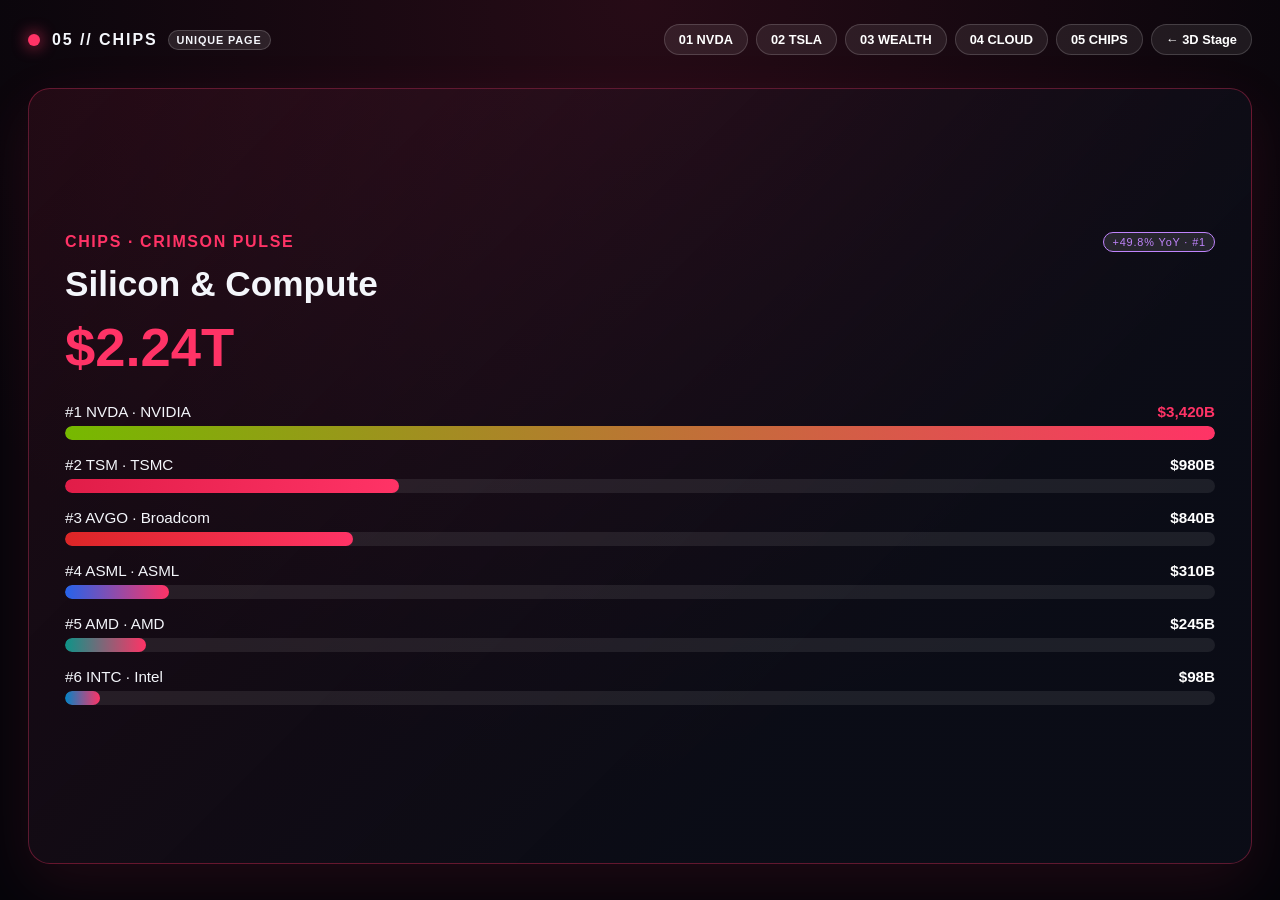
<file: chips.html>
<!DOCTYPE html>
<html lang="en">
<head>
  <meta charset="UTF-8" />
  <meta name="viewport" content="width=device-width, initial-scale=1.0" />
  <title>05 · CHIPS · Crimson Pulse</title>
  <link rel="stylesheet" href="style.css" />
  <style>
    body { overflow-y: auto; background: radial-gradient(circle at top, #ff336622 0%, #05050a 70%); }
    .wrap { width: 100%; min-height: 100vh; padding: 88px 28px 36px; display: flex; flex-direction: column; }
    .pill-link { text-decoration: none; color: #fff; padding: 7px 14px; border-radius: 999px; background: rgba(255,255,255,0.08); border: 1px solid rgba(255,255,255,0.16); font-size: 0.8rem; font-weight: 600; }
    .pill-link:hover { background: rgba(255,255,255,0.18); }
    .hero { background: linear-gradient(135deg, #ff336618 0%, rgba(12,14,24,0.88) 70%); border: 1px solid #ff336655; border-radius: 22px; padding: 36px; flex: 1; display: flex; flex-direction: column; justify-content: center; box-shadow: 0 20px 60px #ff33661a; }
    .hero-top { display: flex; justify-content: space-between; align-items: center; flex-wrap: wrap; gap: 12px; }
    .hero h2 { font-size: 2.2rem; margin: 12px 0 4px; }
    .big-val { font-size: 3.4rem; font-weight: 800; color: #ff3366; margin: 8px 0 24px; }
    .bar-row { margin-bottom: 16px; }
    .bar-meta { display: flex; justify-content: space-between; font-size: 0.95rem; margin-bottom: 6px; }
    .bar-track { height: 14px; border-radius: 999px; background: rgba(255,255,255,0.08); overflow: hidden; }
    .bar-fill { height: 100%; border-radius: 999px; width: 0%; transition: width 180s cubic-bezier(0.22, 1, 0.36, 1); }
  </style>
</head>
<body>
  <header class="hud-top">
    <div class="brand">
      <span class="brand-dot" style="background:#ff3366;box-shadow:0 0 16px #ff3366;"></span>
      <h1>05 // CHIPS <span class="badge">UNIQUE PAGE</span></h1>
    </div>
    <div style="display:flex;gap:8px;flex-wrap:wrap;pointer-events:auto;">
      <a href="/nvda" class="pill-link">01 NVDA</a> <a href="/tsla" class="pill-link">02 TSLA</a> <a href="/wealth" class="pill-link">03 WEALTH</a> <a href="/cloud" class="pill-link">04 CLOUD</a> <a href="/chips" class="pill-link">05 CHIPS</a>
      <a href="/" class="pill-link">← 3D Stage</a>
    </div>
  </header>
  <main class="wrap">
    <section class="hero">
      <div class="hero-top">
        <span style="color:#ff3366;font-weight:700;letter-spacing:0.1em;">CHIPS · CRIMSON PULSE</span>
        <span class="badge" style="border-color:#c084fc;color:#c084fc;">+49.8% YoY · #1</span>
      </div>
      <h2>Silicon & Compute</h2>
      <div class="big-val">$2.24T</div>
      <div class="bar-row">
          <div class="bar-meta"><span>#1 NVDA · NVIDIA</span><span style="color:#ff3366;font-weight:700">$3,420B</span></div>
          <div class="bar-track"><div class="bar-fill" data-pct="100" style="background:linear-gradient(90deg,#76b900,#ff3366)"></div></div>
        </div>
<div class="bar-row">
          <div class="bar-meta"><span>#2 TSM · TSMC</span><span style="color:#fff;font-weight:700">$980B</span></div>
          <div class="bar-track"><div class="bar-fill" data-pct="29" style="background:linear-gradient(90deg,#e11d48,#ff3366)"></div></div>
        </div>
<div class="bar-row">
          <div class="bar-meta"><span>#3 AVGO · Broadcom</span><span style="color:#fff;font-weight:700">$840B</span></div>
          <div class="bar-track"><div class="bar-fill" data-pct="25" style="background:linear-gradient(90deg,#dc2626,#ff3366)"></div></div>
        </div>
<div class="bar-row">
          <div class="bar-meta"><span>#4 ASML · ASML</span><span style="color:#fff;font-weight:700">$310B</span></div>
          <div class="bar-track"><div class="bar-fill" data-pct="9" style="background:linear-gradient(90deg,#2563eb,#ff3366)"></div></div>
        </div>
<div class="bar-row">
          <div class="bar-meta"><span>#5 AMD · AMD</span><span style="color:#fff;font-weight:700">$245B</span></div>
          <div class="bar-track"><div class="bar-fill" data-pct="7" style="background:linear-gradient(90deg,#0d9488,#ff3366)"></div></div>
        </div>
<div class="bar-row">
          <div class="bar-meta"><span>#6 INTC · Intel</span><span style="color:#fff;font-weight:700">$98B</span></div>
          <div class="bar-track"><div class="bar-fill" data-pct="3" style="background:linear-gradient(90deg,#0284c7,#ff3366)"></div></div>
        </div>
    </section>
  </main>
  <script>
    requestAnimationFrame(() => {
      document.querySelectorAll(".bar-fill").forEach((el) => { el.style.width = el.dataset.pct + "%"; });
    });
  </script>
</body>
</html>
</file>
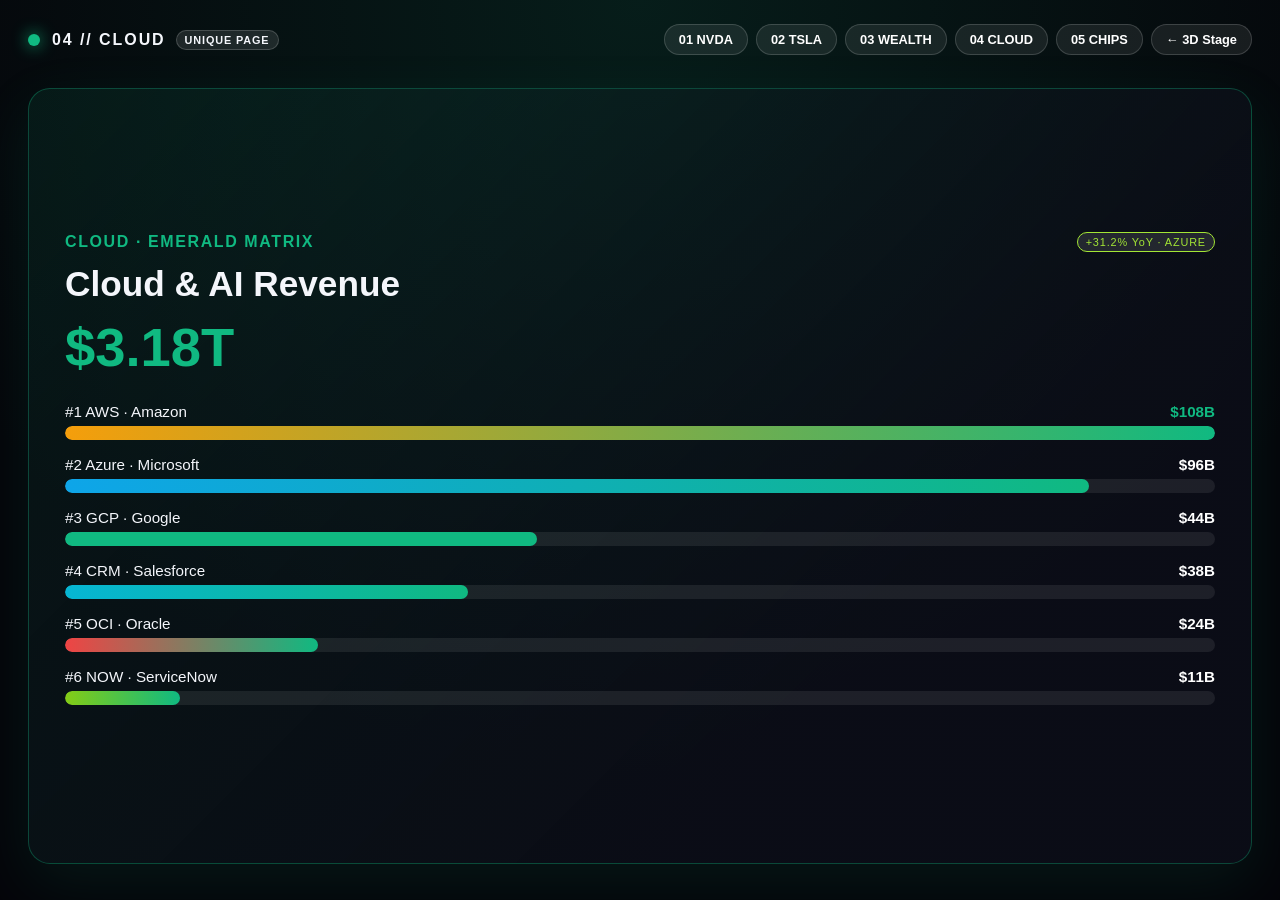
<file: cloud.html>
<!DOCTYPE html>
<html lang="en">
<head>
  <meta charset="UTF-8" />
  <meta name="viewport" content="width=device-width, initial-scale=1.0" />
  <title>04 · CLOUD · Emerald Matrix</title>
  <link rel="stylesheet" href="style.css" />
  <style>
    body { overflow-y: auto; background: radial-gradient(circle at top, #10b98122 0%, #05050a 70%); }
    .wrap { width: 100%; min-height: 100vh; padding: 88px 28px 36px; display: flex; flex-direction: column; }
    .pill-link { text-decoration: none; color: #fff; padding: 7px 14px; border-radius: 999px; background: rgba(255,255,255,0.08); border: 1px solid rgba(255,255,255,0.16); font-size: 0.8rem; font-weight: 600; }
    .pill-link:hover { background: rgba(255,255,255,0.18); }
    .hero { background: linear-gradient(135deg, #10b98118 0%, rgba(12,14,24,0.88) 70%); border: 1px solid #10b98155; border-radius: 22px; padding: 36px; flex: 1; display: flex; flex-direction: column; justify-content: center; box-shadow: 0 20px 60px #10b9811a; }
    .hero-top { display: flex; justify-content: space-between; align-items: center; flex-wrap: wrap; gap: 12px; }
    .hero h2 { font-size: 2.2rem; margin: 12px 0 4px; }
    .big-val { font-size: 3.4rem; font-weight: 800; color: #10b981; margin: 8px 0 24px; }
    .bar-row { margin-bottom: 16px; }
    .bar-meta { display: flex; justify-content: space-between; font-size: 0.95rem; margin-bottom: 6px; }
    .bar-track { height: 14px; border-radius: 999px; background: rgba(255,255,255,0.08); overflow: hidden; }
    .bar-fill { height: 100%; border-radius: 999px; width: 0%; transition: width 180s cubic-bezier(0.22, 1, 0.36, 1); }
  </style>
</head>
<body>
  <header class="hud-top">
    <div class="brand">
      <span class="brand-dot" style="background:#10b981;box-shadow:0 0 16px #10b981;"></span>
      <h1>04 // CLOUD <span class="badge">UNIQUE PAGE</span></h1>
    </div>
    <div style="display:flex;gap:8px;flex-wrap:wrap;pointer-events:auto;">
      <a href="/nvda" class="pill-link">01 NVDA</a> <a href="/tsla" class="pill-link">02 TSLA</a> <a href="/wealth" class="pill-link">03 WEALTH</a> <a href="/cloud" class="pill-link">04 CLOUD</a> <a href="/chips" class="pill-link">05 CHIPS</a>
      <a href="/" class="pill-link">← 3D Stage</a>
    </div>
  </header>
  <main class="wrap">
    <section class="hero">
      <div class="hero-top">
        <span style="color:#10b981;font-weight:700;letter-spacing:0.1em;">CLOUD · EMERALD MATRIX</span>
        <span class="badge" style="border-color:#a3e635;color:#a3e635;">+31.2% YoY · AZURE</span>
      </div>
      <h2>Cloud & AI Revenue</h2>
      <div class="big-val">$3.18T</div>
      <div class="bar-row">
          <div class="bar-meta"><span>#1 AWS · Amazon</span><span style="color:#10b981;font-weight:700">$108B</span></div>
          <div class="bar-track"><div class="bar-fill" data-pct="100" style="background:linear-gradient(90deg,#f59e0b,#10b981)"></div></div>
        </div>
<div class="bar-row">
          <div class="bar-meta"><span>#2 Azure · Microsoft</span><span style="color:#fff;font-weight:700">$96B</span></div>
          <div class="bar-track"><div class="bar-fill" data-pct="89" style="background:linear-gradient(90deg,#0ea5e9,#10b981)"></div></div>
        </div>
<div class="bar-row">
          <div class="bar-meta"><span>#3 GCP · Google</span><span style="color:#fff;font-weight:700">$44B</span></div>
          <div class="bar-track"><div class="bar-fill" data-pct="41" style="background:linear-gradient(90deg,#10b981,#10b981)"></div></div>
        </div>
<div class="bar-row">
          <div class="bar-meta"><span>#4 CRM · Salesforce</span><span style="color:#fff;font-weight:700">$38B</span></div>
          <div class="bar-track"><div class="bar-fill" data-pct="35" style="background:linear-gradient(90deg,#06b6d4,#10b981)"></div></div>
        </div>
<div class="bar-row">
          <div class="bar-meta"><span>#5 OCI · Oracle</span><span style="color:#fff;font-weight:700">$24B</span></div>
          <div class="bar-track"><div class="bar-fill" data-pct="22" style="background:linear-gradient(90deg,#ef4444,#10b981)"></div></div>
        </div>
<div class="bar-row">
          <div class="bar-meta"><span>#6 NOW · ServiceNow</span><span style="color:#fff;font-weight:700">$11B</span></div>
          <div class="bar-track"><div class="bar-fill" data-pct="10" style="background:linear-gradient(90deg,#84cc16,#10b981)"></div></div>
        </div>
    </section>
  </main>
  <script>
    requestAnimationFrame(() => {
      document.querySelectorAll(".bar-fill").forEach((el) => { el.style.width = el.dataset.pct + "%"; });
    });
  </script>
</body>
</html>
</file>
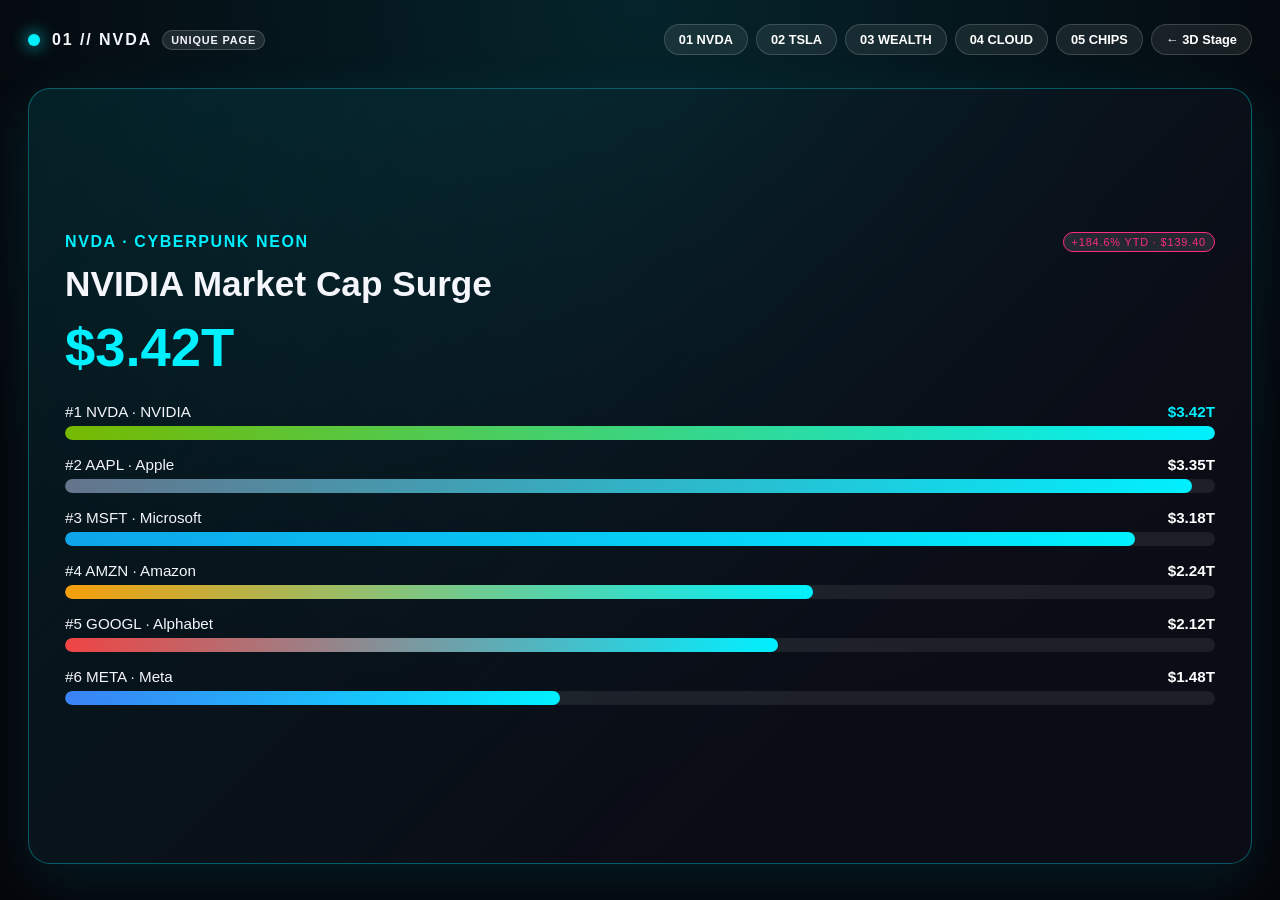
<file: nvda.html>
<!DOCTYPE html>
<html lang="en">
<head>
  <meta charset="UTF-8" />
  <meta name="viewport" content="width=device-width, initial-scale=1.0" />
  <title>01 · NVDA · Cyberpunk Neon</title>
  <link rel="stylesheet" href="style.css" />
  <style>
    body { overflow-y: auto; background: radial-gradient(circle at top, #00f0ff22 0%, #05050a 70%); }
    .wrap { width: 100%; min-height: 100vh; padding: 88px 28px 36px; display: flex; flex-direction: column; }
    .pill-link { text-decoration: none; color: #fff; padding: 7px 14px; border-radius: 999px; background: rgba(255,255,255,0.08); border: 1px solid rgba(255,255,255,0.16); font-size: 0.8rem; font-weight: 600; }
    .pill-link:hover { background: rgba(255,255,255,0.18); }
    .hero { background: linear-gradient(135deg, #00f0ff18 0%, rgba(12,14,24,0.88) 70%); border: 1px solid #00f0ff55; border-radius: 22px; padding: 36px; flex: 1; display: flex; flex-direction: column; justify-content: center; box-shadow: 0 20px 60px #00f0ff1a; }
    .hero-top { display: flex; justify-content: space-between; align-items: center; flex-wrap: wrap; gap: 12px; }
    .hero h2 { font-size: 2.2rem; margin: 12px 0 4px; }
    .big-val { font-size: 3.4rem; font-weight: 800; color: #00f0ff; margin: 8px 0 24px; }
    .bar-row { margin-bottom: 16px; }
    .bar-meta { display: flex; justify-content: space-between; font-size: 0.95rem; margin-bottom: 6px; }
    .bar-track { height: 14px; border-radius: 999px; background: rgba(255,255,255,0.08); overflow: hidden; }
    .bar-fill { height: 100%; border-radius: 999px; width: 0%; transition: width 180s cubic-bezier(0.22, 1, 0.36, 1); }
  </style>
</head>
<body>
  <header class="hud-top">
    <div class="brand">
      <span class="brand-dot" style="background:#00f0ff;box-shadow:0 0 16px #00f0ff;"></span>
      <h1>01 // NVDA <span class="badge">UNIQUE PAGE</span></h1>
    </div>
    <div style="display:flex;gap:8px;flex-wrap:wrap;pointer-events:auto;">
      <a href="/nvda" class="pill-link">01 NVDA</a> <a href="/tsla" class="pill-link">02 TSLA</a> <a href="/wealth" class="pill-link">03 WEALTH</a> <a href="/cloud" class="pill-link">04 CLOUD</a> <a href="/chips" class="pill-link">05 CHIPS</a>
      <a href="/" class="pill-link">← 3D Stage</a>
    </div>
  </header>
  <main class="wrap">
    <section class="hero">
      <div class="hero-top">
        <span style="color:#00f0ff;font-weight:700;letter-spacing:0.1em;">NVDA · CYBERPUNK NEON</span>
        <span class="badge" style="border-color:#ff2a85;color:#ff2a85;">+184.6% YTD · $139.40</span>
      </div>
      <h2>NVIDIA Market Cap Surge</h2>
      <div class="big-val">$3.42T</div>
      <div class="bar-row">
          <div class="bar-meta"><span>#1 NVDA · NVIDIA</span><span style="color:#00f0ff;font-weight:700">$3.42T</span></div>
          <div class="bar-track"><div class="bar-fill" data-pct="100" style="background:linear-gradient(90deg,#76b900,#00f0ff)"></div></div>
        </div>
<div class="bar-row">
          <div class="bar-meta"><span>#2 AAPL · Apple</span><span style="color:#fff;font-weight:700">$3.35T</span></div>
          <div class="bar-track"><div class="bar-fill" data-pct="98" style="background:linear-gradient(90deg,#64748b,#00f0ff)"></div></div>
        </div>
<div class="bar-row">
          <div class="bar-meta"><span>#3 MSFT · Microsoft</span><span style="color:#fff;font-weight:700">$3.18T</span></div>
          <div class="bar-track"><div class="bar-fill" data-pct="93" style="background:linear-gradient(90deg,#0ea5e9,#00f0ff)"></div></div>
        </div>
<div class="bar-row">
          <div class="bar-meta"><span>#4 AMZN · Amazon</span><span style="color:#fff;font-weight:700">$2.24T</span></div>
          <div class="bar-track"><div class="bar-fill" data-pct="65" style="background:linear-gradient(90deg,#f59e0b,#00f0ff)"></div></div>
        </div>
<div class="bar-row">
          <div class="bar-meta"><span>#5 GOOGL · Alphabet</span><span style="color:#fff;font-weight:700">$2.12T</span></div>
          <div class="bar-track"><div class="bar-fill" data-pct="62" style="background:linear-gradient(90deg,#ef4444,#00f0ff)"></div></div>
        </div>
<div class="bar-row">
          <div class="bar-meta"><span>#6 META · Meta</span><span style="color:#fff;font-weight:700">$1.48T</span></div>
          <div class="bar-track"><div class="bar-fill" data-pct="43" style="background:linear-gradient(90deg,#3b82f6,#00f0ff)"></div></div>
        </div>
    </section>
  </main>
  <script>
    requestAnimationFrame(() => {
      document.querySelectorAll(".bar-fill").forEach((el) => { el.style.width = el.dataset.pct + "%"; });
    });
  </script>
</body>
</html>
</file>
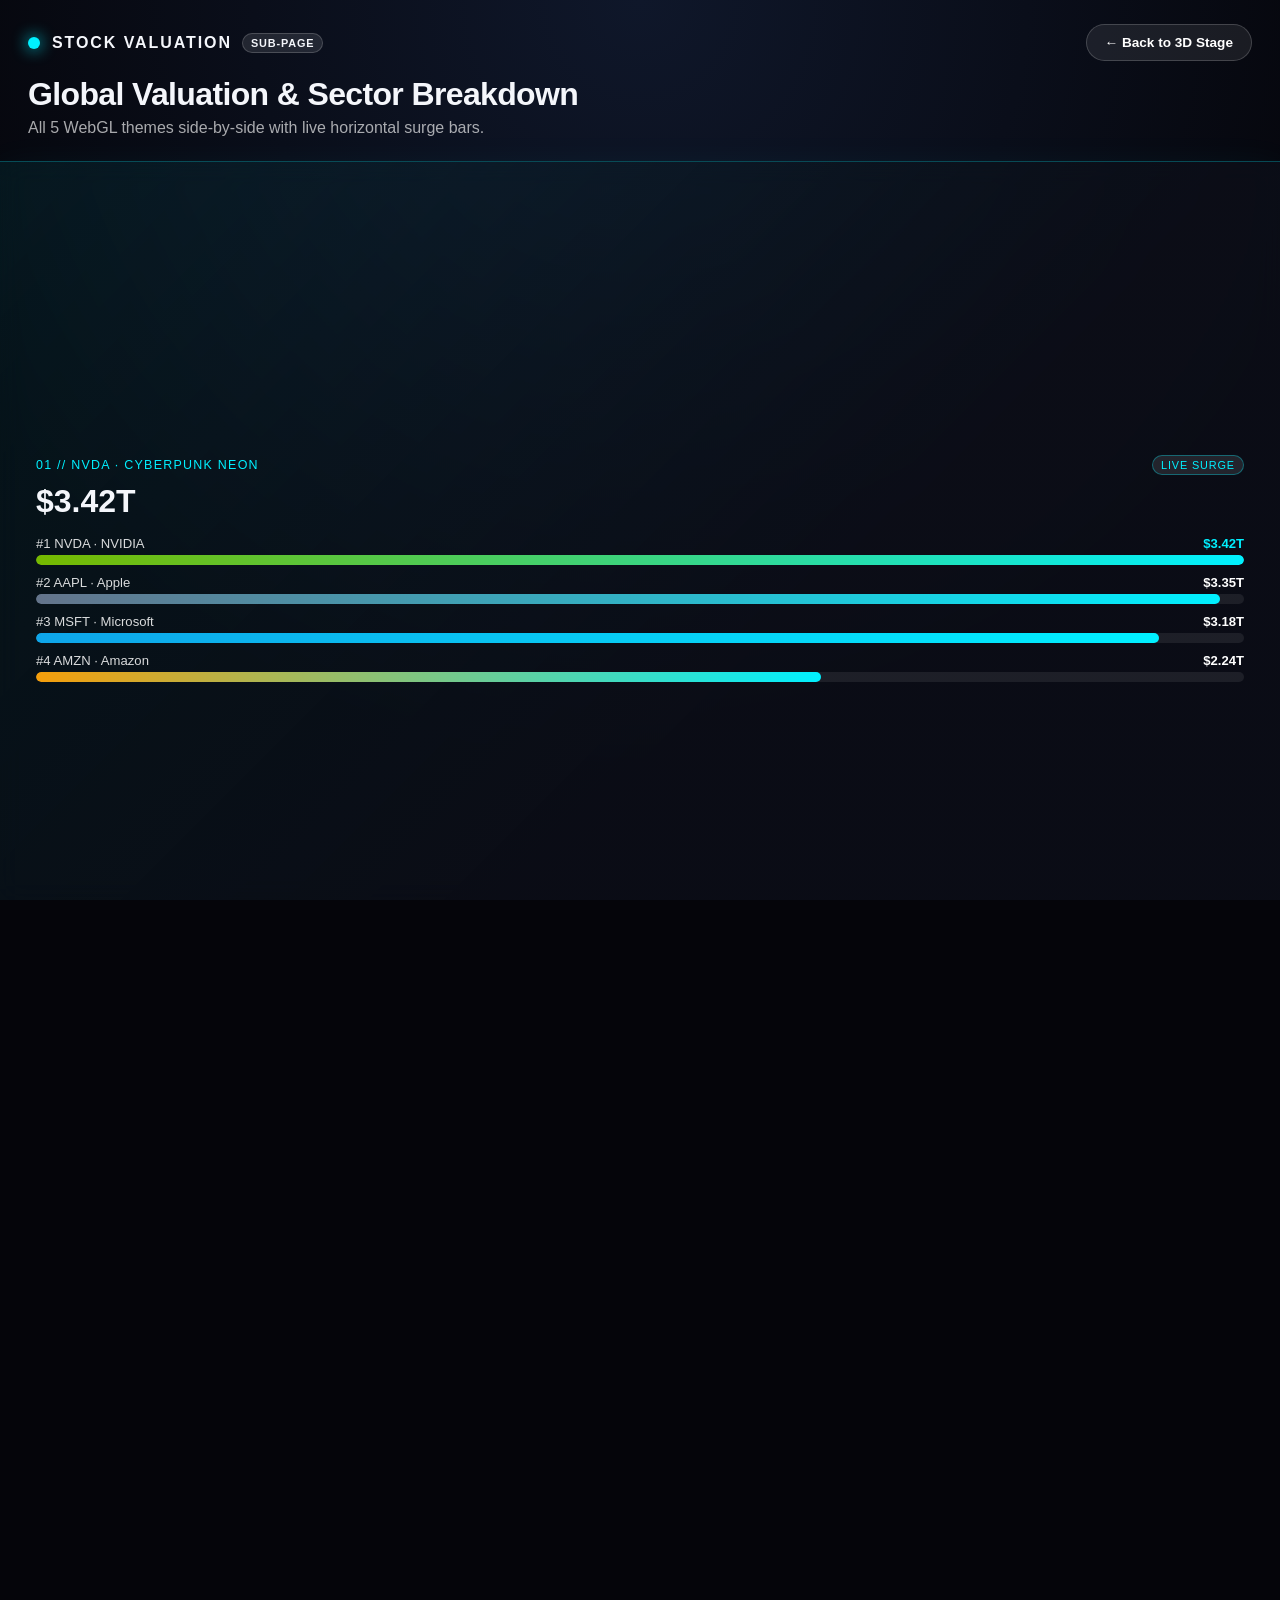
<file: race.html>
<!DOCTYPE html>
<html lang="en">
<head>
  <meta charset="UTF-8" />
  <meta name="viewport" content="width=device-width, initial-scale=1.0" />
  <title>Live Valuation Race — Sub-Page</title>
  <link rel="stylesheet" href="style.css" />
  <style>
    body {
      overflow-y: auto;
      background: radial-gradient(circle at top, #0f172a 0%, #05050a 70%);
    }
    .subpage-wrap {
      width: 100%;
      min-height: 100vh;
      padding: 76px 0 0;
    }
    .subpage-header {
      display: flex;
      justify-content: space-between;
      align-items: flex-end;
      flex-wrap: wrap;
      gap: 16px;
      padding: 0 28px 24px;
    }
    .subpage-header h2 {
      font-size: 2rem;
      letter-spacing: -0.02em;
    }
    .subpage-header p {
      color: rgba(255, 255, 255, 0.65);
      margin-top: 6px;
    }
    .back-link {
      pointer-events: auto;
      text-decoration: none;
      color: #fff;
      padding: 10px 18px;
      border-radius: 999px;
      background: rgba(255, 255, 255, 0.08);
      border: 1px solid rgba(255, 255, 255, 0.18);
      font-size: 0.85rem;
      font-weight: 600;
      transition: background 0.2s ease, transform 0.2s ease;
    }
    .back-link:hover {
      background: rgba(255, 255, 255, 0.16);
      transform: translateY(-1px);
    }
    .grid {
      display: grid;
      grid-template-columns: 1fr;
      gap: 0;
    }
    .panel {
      background: rgba(12, 14, 24, 0.72);
      border-top: 1px solid rgba(255, 255, 255, 0.12);
      border-bottom: 1px solid rgba(255, 255, 255, 0.12);
      border-left: none;
      border-right: none;
      border-radius: 0;
      padding: 40px 36px;
      backdrop-filter: blur(12px);
      width: 100%;
      min-height: calc(100vh - 76px);
      display: flex;
      flex-direction: column;
      justify-content: center;
    }
    .panel-title {
      font-size: 0.78rem;
      letter-spacing: 0.1em;
      text-transform: uppercase;
      margin-bottom: 6px;
    }
    .panel-val {
      font-size: 2rem;
      font-weight: 800;
      margin-bottom: 16px;
    }
    .bar-row {
      margin-bottom: 10px;
    }
    .bar-meta {
      display: flex;
      justify-content: space-between;
      font-size: 0.82rem;
      margin-bottom: 4px;
      color: rgba(255, 255, 255, 0.85);
    }
    .bar-track {
      height: 10px;
      border-radius: 999px;
      background: rgba(255, 255, 255, 0.08);
      overflow: hidden;
    }
    .bar-fill {
      height: 100%;
      border-radius: 999px;
      width: 0%;
      transition: width 180s cubic-bezier(0.22, 1, 0.36, 1);
    }
  </style>
</head>
<body>
  <header class="hud-top">
    <div class="brand">
      <span class="brand-dot" style="background:#00f0ff;box-shadow:0 0 16px #00f0ff;"></span>
      <h1>STOCK VALUATION <span class="badge">SUB-PAGE</span></h1>
    </div>
    <a href="/" class="back-link">← Back to 3D Stage</a>
  </header>

  <main class="subpage-wrap">
    <div class="subpage-header">
      <div>
        <h2>Global Valuation &amp; Sector Breakdown</h2>
        <p>All 5 WebGL themes side-by-side with live horizontal surge bars.</p>
      </div>
    </div>
    <section class="grid" id="sector-grid"></section>
  </main>

  <script>
    const SECTORS = [
      {
        title: 'NVDA · Cyberpunk Neon',
        value: '$3.42T',
        accent: '#00f0ff',
        rows: [
          { label: 'NVDA · NVIDIA', pct: 100, val: '$3.42T', color: '#76b900' },
          { label: 'AAPL · Apple', pct: 98, val: '$3.35T', color: '#64748b' },
          { label: 'MSFT · Microsoft', pct: 93, val: '$3.18T', color: '#0ea5e9' },
          { label: 'AMZN · Amazon', pct: 65, val: '$2.24T', color: '#f59e0b' },
        ],
      },
      {
        title: 'TSLA · Solaris Gold',
        value: '$1.12T',
        accent: '#ffb703',
        rows: [
          { label: 'TSLA · Tesla', pct: 100, val: '$1,120B', color: '#e11d48' },
          { label: 'TM · Toyota', pct: 22, val: '$245B', color: '#ea580c' },
          { label: 'BYD · BYD Auto', pct: 11, val: '$118B', color: '#0284c7' },
          { label: 'RACE · Ferrari', pct: 8, val: '$84B', color: '#dc2626' },
        ],
      },
      {
        title: 'WEALTH · Abyssal Ocean',
        value: '$1,156B',
        accent: '#38bdf8',
        rows: [
          { label: 'Elon Musk · TSLA', pct: 100, val: '$1,156B', color: '#dc2626' },
          { label: 'Larry Page · GOOG', pct: 25, val: '$291B', color: '#2563eb' },
          { label: 'Sergey Brin · GOOG', pct: 23, val: '$268B', color: '#1d4ed8' },
          { label: 'Jeff Bezos · AMZN', pct: 22, val: '$249B', color: '#7c3aed' },
        ],
      },
      {
        title: 'CLOUD · Emerald Matrix',
        value: '$3.18T',
        accent: '#10b981',
        rows: [
          { label: 'AWS · Amazon', pct: 100, val: '$108B', color: '#f59e0b' },
          { label: 'Azure · Microsoft', pct: 89, val: '$96B', color: '#0ea5e9' },
          { label: 'GCP · Google', pct: 41, val: '$44B', color: '#10b981' },
          { label: 'CRM · Salesforce', pct: 35, val: '$38B', color: '#06b6d4' },
        ],
      },
      {
        title: 'CHIPS · Crimson Pulse',
        value: '$2.24T',
        accent: '#ff3366',
        rows: [
          { label: 'NVDA · NVIDIA', pct: 100, val: '$3,420B', color: '#76b900' },
          { label: 'TSM · TSMC', pct: 29, val: '$980B', color: '#e11d48' },
          { label: 'AVGO · Broadcom', pct: 25, val: '$840B', color: '#dc2626' },
          { label: 'ASML · ASML', pct: 9, val: '$310B', color: '#2563eb' },
        ],
      },
    ];

    const grid = document.getElementById('sector-grid');
    SECTORS.forEach((s, idx) => {
      const card = document.createElement('article');
      card.className = 'panel';
      card.style.borderColor = `${s.accent}44`;
      card.style.background = `linear-gradient(135deg, ${s.accent}12 0%, rgba(12, 14, 24, 0.85) 60%)`;
      card.style.boxShadow = `0 12px 40px ${s.accent}14`;
      card.innerHTML = `
        <div style="display:flex;justify-content:space-between;align-items:center;margin-bottom:8px;">
          <div class="panel-title" style="color:${s.accent};margin:0;">0${idx + 1} // ${s.title}</div>
          <span class="badge" style="border-color:${s.accent}55;color:${s.accent};">LIVE SURGE</span>
        </div>
        <div class="panel-val">${s.value}</div>
        ${s.rows
          .map(
            (r, rIdx) => `
          <div class="bar-row">
            <div class="bar-meta"><span>#${rIdx + 1} ${r.label}</span><span style="font-weight:700;color:${rIdx === 0 ? s.accent : '#fff'}">${r.val}</span></div>
            <div class="bar-track"><div class="bar-fill" data-pct="${r.pct}" style="background:linear-gradient(90deg, ${r.color}, ${s.accent})"></div></div>
          </div>`
          )
          .join('')}
      `;
      grid.appendChild(card);
    });

    requestAnimationFrame(() => {
      document.querySelectorAll('.bar-fill').forEach((el) => {
        el.style.width = el.dataset.pct + '%';
      });
    });
  </script>
</body>
</html>
</file>
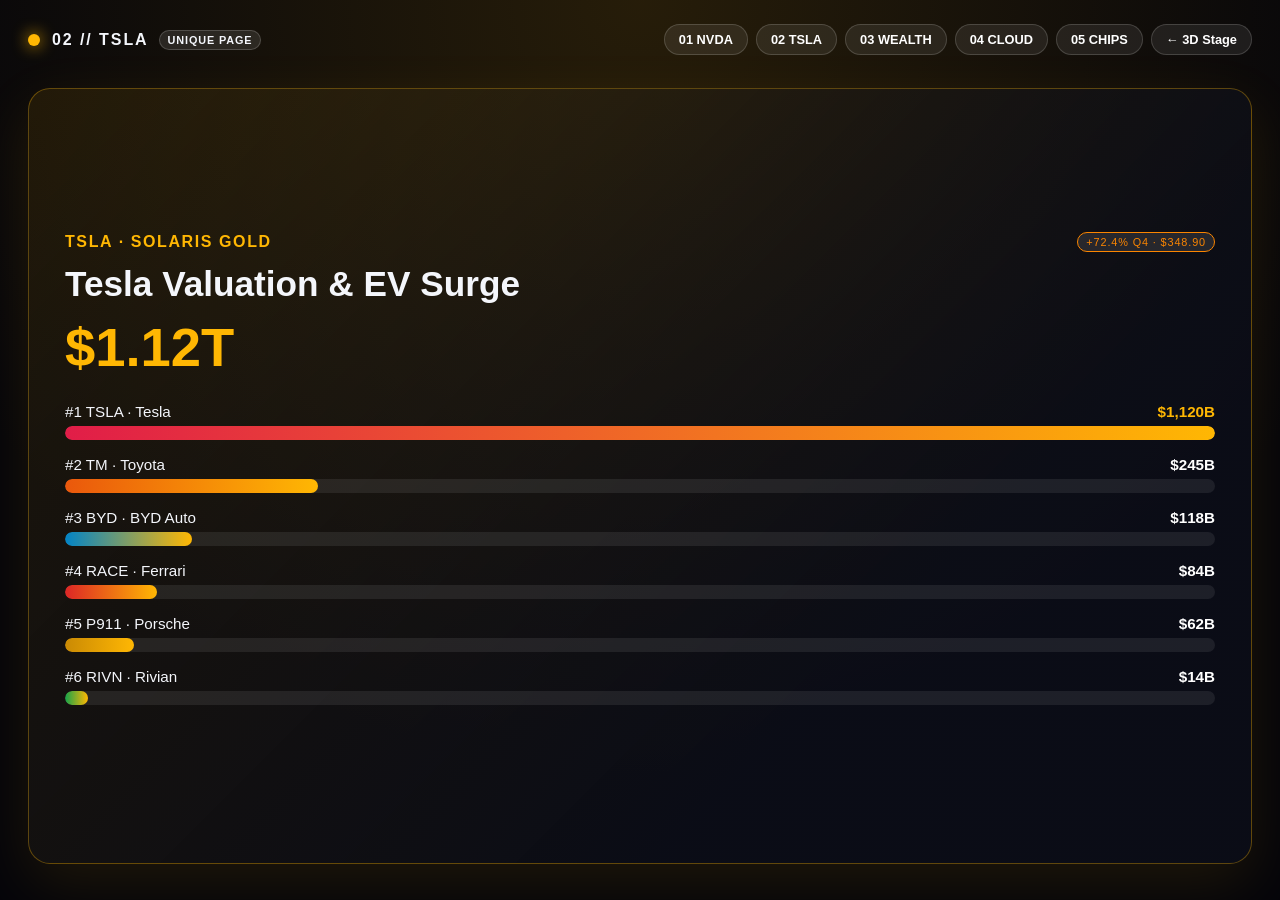
<file: tsla.html>
<!DOCTYPE html>
<html lang="en">
<head>
  <meta charset="UTF-8" />
  <meta name="viewport" content="width=device-width, initial-scale=1.0" />
  <title>02 · TSLA · Solaris Gold</title>
  <link rel="stylesheet" href="style.css" />
  <style>
    body { overflow-y: auto; background: radial-gradient(circle at top, #ffb70322 0%, #05050a 70%); }
    .wrap { width: 100%; min-height: 100vh; padding: 88px 28px 36px; display: flex; flex-direction: column; }
    .pill-link { text-decoration: none; color: #fff; padding: 7px 14px; border-radius: 999px; background: rgba(255,255,255,0.08); border: 1px solid rgba(255,255,255,0.16); font-size: 0.8rem; font-weight: 600; }
    .pill-link:hover { background: rgba(255,255,255,0.18); }
    .hero { background: linear-gradient(135deg, #ffb70318 0%, rgba(12,14,24,0.88) 70%); border: 1px solid #ffb70355; border-radius: 22px; padding: 36px; flex: 1; display: flex; flex-direction: column; justify-content: center; box-shadow: 0 20px 60px #ffb7031a; }
    .hero-top { display: flex; justify-content: space-between; align-items: center; flex-wrap: wrap; gap: 12px; }
    .hero h2 { font-size: 2.2rem; margin: 12px 0 4px; }
    .big-val { font-size: 3.4rem; font-weight: 800; color: #ffb703; margin: 8px 0 24px; }
    .bar-row { margin-bottom: 16px; }
    .bar-meta { display: flex; justify-content: space-between; font-size: 0.95rem; margin-bottom: 6px; }
    .bar-track { height: 14px; border-radius: 999px; background: rgba(255,255,255,0.08); overflow: hidden; }
    .bar-fill { height: 100%; border-radius: 999px; width: 0%; transition: width 180s cubic-bezier(0.22, 1, 0.36, 1); }
  </style>
</head>
<body>
  <header class="hud-top">
    <div class="brand">
      <span class="brand-dot" style="background:#ffb703;box-shadow:0 0 16px #ffb703;"></span>
      <h1>02 // TSLA <span class="badge">UNIQUE PAGE</span></h1>
    </div>
    <div style="display:flex;gap:8px;flex-wrap:wrap;pointer-events:auto;">
      <a href="/nvda" class="pill-link">01 NVDA</a> <a href="/tsla" class="pill-link">02 TSLA</a> <a href="/wealth" class="pill-link">03 WEALTH</a> <a href="/cloud" class="pill-link">04 CLOUD</a> <a href="/chips" class="pill-link">05 CHIPS</a>
      <a href="/" class="pill-link">← 3D Stage</a>
    </div>
  </header>
  <main class="wrap">
    <section class="hero">
      <div class="hero-top">
        <span style="color:#ffb703;font-weight:700;letter-spacing:0.1em;">TSLA · SOLARIS GOLD</span>
        <span class="badge" style="border-color:#fb8500;color:#fb8500;">+72.4% Q4 · $348.90</span>
      </div>
      <h2>Tesla Valuation & EV Surge</h2>
      <div class="big-val">$1.12T</div>
      <div class="bar-row">
          <div class="bar-meta"><span>#1 TSLA · Tesla</span><span style="color:#ffb703;font-weight:700">$1,120B</span></div>
          <div class="bar-track"><div class="bar-fill" data-pct="100" style="background:linear-gradient(90deg,#e11d48,#ffb703)"></div></div>
        </div>
<div class="bar-row">
          <div class="bar-meta"><span>#2 TM · Toyota</span><span style="color:#fff;font-weight:700">$245B</span></div>
          <div class="bar-track"><div class="bar-fill" data-pct="22" style="background:linear-gradient(90deg,#ea580c,#ffb703)"></div></div>
        </div>
<div class="bar-row">
          <div class="bar-meta"><span>#3 BYD · BYD Auto</span><span style="color:#fff;font-weight:700">$118B</span></div>
          <div class="bar-track"><div class="bar-fill" data-pct="11" style="background:linear-gradient(90deg,#0284c7,#ffb703)"></div></div>
        </div>
<div class="bar-row">
          <div class="bar-meta"><span>#4 RACE · Ferrari</span><span style="color:#fff;font-weight:700">$84B</span></div>
          <div class="bar-track"><div class="bar-fill" data-pct="8" style="background:linear-gradient(90deg,#dc2626,#ffb703)"></div></div>
        </div>
<div class="bar-row">
          <div class="bar-meta"><span>#5 P911 · Porsche</span><span style="color:#fff;font-weight:700">$62B</span></div>
          <div class="bar-track"><div class="bar-fill" data-pct="6" style="background:linear-gradient(90deg,#ca8a04,#ffb703)"></div></div>
        </div>
<div class="bar-row">
          <div class="bar-meta"><span>#6 RIVN · Rivian</span><span style="color:#fff;font-weight:700">$14B</span></div>
          <div class="bar-track"><div class="bar-fill" data-pct="2" style="background:linear-gradient(90deg,#16a34a,#ffb703)"></div></div>
        </div>
    </section>
  </main>
  <script>
    requestAnimationFrame(() => {
      document.querySelectorAll(".bar-fill").forEach((el) => { el.style.width = el.dataset.pct + "%"; });
    });
  </script>
</body>
</html>
</file>
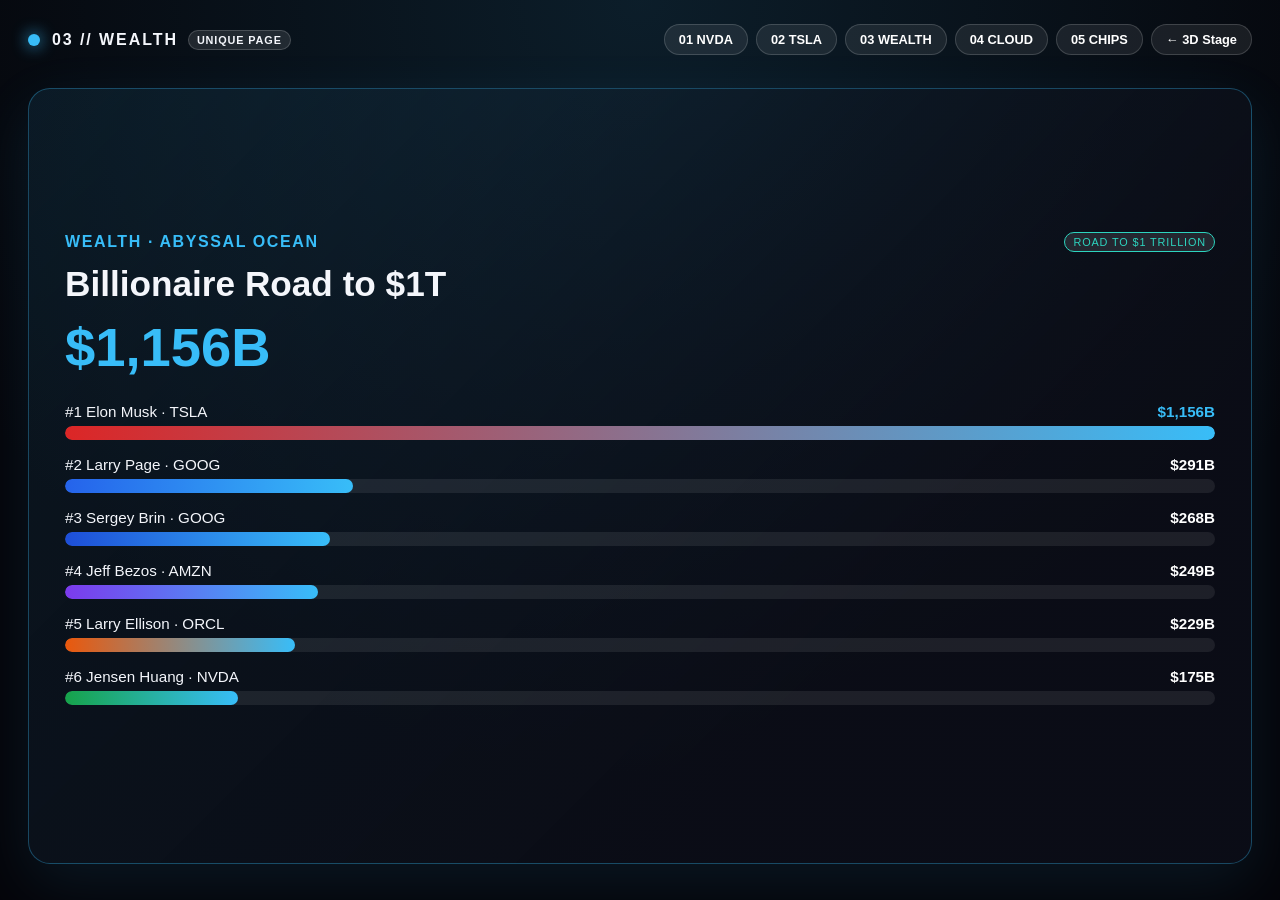
<file: wealth.html>
<!DOCTYPE html>
<html lang="en">
<head>
  <meta charset="UTF-8" />
  <meta name="viewport" content="width=device-width, initial-scale=1.0" />
  <title>03 · WEALTH · Abyssal Ocean</title>
  <link rel="stylesheet" href="style.css" />
  <style>
    body { overflow-y: auto; background: radial-gradient(circle at top, #38bdf822 0%, #05050a 70%); }
    .wrap { width: 100%; min-height: 100vh; padding: 88px 28px 36px; display: flex; flex-direction: column; }
    .pill-link { text-decoration: none; color: #fff; padding: 7px 14px; border-radius: 999px; background: rgba(255,255,255,0.08); border: 1px solid rgba(255,255,255,0.16); font-size: 0.8rem; font-weight: 600; }
    .pill-link:hover { background: rgba(255,255,255,0.18); }
    .hero { background: linear-gradient(135deg, #38bdf818 0%, rgba(12,14,24,0.88) 70%); border: 1px solid #38bdf855; border-radius: 22px; padding: 36px; flex: 1; display: flex; flex-direction: column; justify-content: center; box-shadow: 0 20px 60px #38bdf81a; }
    .hero-top { display: flex; justify-content: space-between; align-items: center; flex-wrap: wrap; gap: 12px; }
    .hero h2 { font-size: 2.2rem; margin: 12px 0 4px; }
    .big-val { font-size: 3.4rem; font-weight: 800; color: #38bdf8; margin: 8px 0 24px; }
    .bar-row { margin-bottom: 16px; }
    .bar-meta { display: flex; justify-content: space-between; font-size: 0.95rem; margin-bottom: 6px; }
    .bar-track { height: 14px; border-radius: 999px; background: rgba(255,255,255,0.08); overflow: hidden; }
    .bar-fill { height: 100%; border-radius: 999px; width: 0%; transition: width 180s cubic-bezier(0.22, 1, 0.36, 1); }
  </style>
</head>
<body>
  <header class="hud-top">
    <div class="brand">
      <span class="brand-dot" style="background:#38bdf8;box-shadow:0 0 16px #38bdf8;"></span>
      <h1>03 // WEALTH <span class="badge">UNIQUE PAGE</span></h1>
    </div>
    <div style="display:flex;gap:8px;flex-wrap:wrap;pointer-events:auto;">
      <a href="/nvda" class="pill-link">01 NVDA</a> <a href="/tsla" class="pill-link">02 TSLA</a> <a href="/wealth" class="pill-link">03 WEALTH</a> <a href="/cloud" class="pill-link">04 CLOUD</a> <a href="/chips" class="pill-link">05 CHIPS</a>
      <a href="/" class="pill-link">← 3D Stage</a>
    </div>
  </header>
  <main class="wrap">
    <section class="hero">
      <div class="hero-top">
        <span style="color:#38bdf8;font-weight:700;letter-spacing:0.1em;">WEALTH · ABYSSAL OCEAN</span>
        <span class="badge" style="border-color:#2dd4bf;color:#2dd4bf;">ROAD TO $1 TRILLION</span>
      </div>
      <h2>Billionaire Road to $1T</h2>
      <div class="big-val">$1,156B</div>
      <div class="bar-row">
          <div class="bar-meta"><span>#1 Elon Musk · TSLA</span><span style="color:#38bdf8;font-weight:700">$1,156B</span></div>
          <div class="bar-track"><div class="bar-fill" data-pct="100" style="background:linear-gradient(90deg,#dc2626,#38bdf8)"></div></div>
        </div>
<div class="bar-row">
          <div class="bar-meta"><span>#2 Larry Page · GOOG</span><span style="color:#fff;font-weight:700">$291B</span></div>
          <div class="bar-track"><div class="bar-fill" data-pct="25" style="background:linear-gradient(90deg,#2563eb,#38bdf8)"></div></div>
        </div>
<div class="bar-row">
          <div class="bar-meta"><span>#3 Sergey Brin · GOOG</span><span style="color:#fff;font-weight:700">$268B</span></div>
          <div class="bar-track"><div class="bar-fill" data-pct="23" style="background:linear-gradient(90deg,#1d4ed8,#38bdf8)"></div></div>
        </div>
<div class="bar-row">
          <div class="bar-meta"><span>#4 Jeff Bezos · AMZN</span><span style="color:#fff;font-weight:700">$249B</span></div>
          <div class="bar-track"><div class="bar-fill" data-pct="22" style="background:linear-gradient(90deg,#7c3aed,#38bdf8)"></div></div>
        </div>
<div class="bar-row">
          <div class="bar-meta"><span>#5 Larry Ellison · ORCL</span><span style="color:#fff;font-weight:700">$229B</span></div>
          <div class="bar-track"><div class="bar-fill" data-pct="20" style="background:linear-gradient(90deg,#ea580c,#38bdf8)"></div></div>
        </div>
<div class="bar-row">
          <div class="bar-meta"><span>#6 Jensen Huang · NVDA</span><span style="color:#fff;font-weight:700">$175B</span></div>
          <div class="bar-track"><div class="bar-fill" data-pct="15" style="background:linear-gradient(90deg,#16a34a,#38bdf8)"></div></div>
        </div>
    </section>
  </main>
  <script>
    requestAnimationFrame(() => {
      document.querySelectorAll(".bar-fill").forEach((el) => { el.style.width = el.dataset.pct + "%"; });
    });
  </script>
</body>
</html>
</file>
<file: style.css>
* {
  box-sizing: border-box;
  margin: 0;
  padding: 0;
}

html,
body {
  width: 100%;
  height: 100%;
  overflow: hidden;
  background: #05050a;
  color: #f4f6fb;
  font-family: 'Inter', -apple-system, BlinkMacSystemFont, 'Segoe UI', Roboto, sans-serif;
  user-select: none;
  -webkit-font-smoothing: antialiased;
}

#webgl-canvas {
  position: fixed;
  inset: 0;
  width: 100%;
  height: 100%;
  display: block;
  cursor: grab;
}

#webgl-canvas:active {
  cursor: grabbing;
}

.hud-top {
  position: fixed;
  top: 24px;
  left: 28px;
  right: 28px;
  display: flex;
  justify-content: space-between;
  align-items: center;
  pointer-events: none;
  z-index: 10;
}

.brand {
  display: flex;
  align-items: center;
  gap: 12px;
}

.brand-dot {
  width: 12px;
  height: 12px;
  border-radius: 50%;
  background: #00f0ff;
  box-shadow: 0 0 16px #00f0ff;
  transition: background 0.4s ease, box-shadow 0.4s ease;
}

.brand h1 {
  font-size: 1rem;
  font-weight: 700;
  letter-spacing: 0.12em;
  display: flex;
  align-items: center;
  gap: 10px;
}

.badge {
  font-size: 0.68rem;
  padding: 3px 8px;
  border-radius: 999px;
  background: rgba(255, 255, 255, 0.1);
  border: 1px solid rgba(255, 255, 255, 0.18);
  letter-spacing: 0.08em;
}

.theme-pill {
  padding: 8px 16px;
  border-radius: 999px;
  background: rgba(12, 14, 24, 0.65);
  border: 1px solid rgba(255, 255, 255, 0.14);
  backdrop-filter: blur(12px);
  font-size: 0.85rem;
  font-weight: 500;
  letter-spacing: 0.03em;
  transition: border-color 0.4s ease, color 0.4s ease;
}

.hud-bottom {
  position: fixed;
  bottom: 42px;
  left: 50%;
  transform: translateX(-50%);
  display: flex;
  align-items: center;
  gap: 18px;
  z-index: 10;
}

.nav-btn {
  width: 44px;
  height: 44px;
  border-radius: 50%;
  border: 1px solid rgba(255, 255, 255, 0.18);
  background: rgba(12, 14, 24, 0.7);
  color: #fff;
  font-size: 1.1rem;
  cursor: pointer;
  backdrop-filter: blur(10px);
  transition: transform 0.2s ease, background 0.2s ease, border-color 0.2s ease;
}

.nav-btn:hover {
  transform: scale(1.08);
  background: rgba(255, 255, 255, 0.14);
  border-color: rgba(255, 255, 255, 0.4);
}

.dots {
  display: flex;
  gap: 10px;
  padding: 10px 16px;
  border-radius: 999px;
  background: rgba(12, 14, 24, 0.65);
  border: 1px solid rgba(255, 255, 255, 0.12);
  backdrop-filter: blur(10px);
}

.dot {
  width: 10px;
  height: 10px;
  border-radius: 50%;
  background: rgba(255, 255, 255, 0.25);
  border: none;
  cursor: pointer;
  transition: transform 0.25s ease, background 0.25s ease, box-shadow 0.25s ease;
}

.dot.active {
  transform: scale(1.35);
  background: #fff;
  box-shadow: 0 0 12px rgba(255, 255, 255, 0.8);
}

.hud-hint {
  position: fixed;
  bottom: 14px;
  left: 50%;
  transform: translateX(-50%);
  font-size: 0.75rem;
  color: rgba(255, 255, 255, 0.48);
  letter-spacing: 0.04em;
  pointer-events: none;
  z-index: 10;
  white-space: nowrap;
}
</file>
